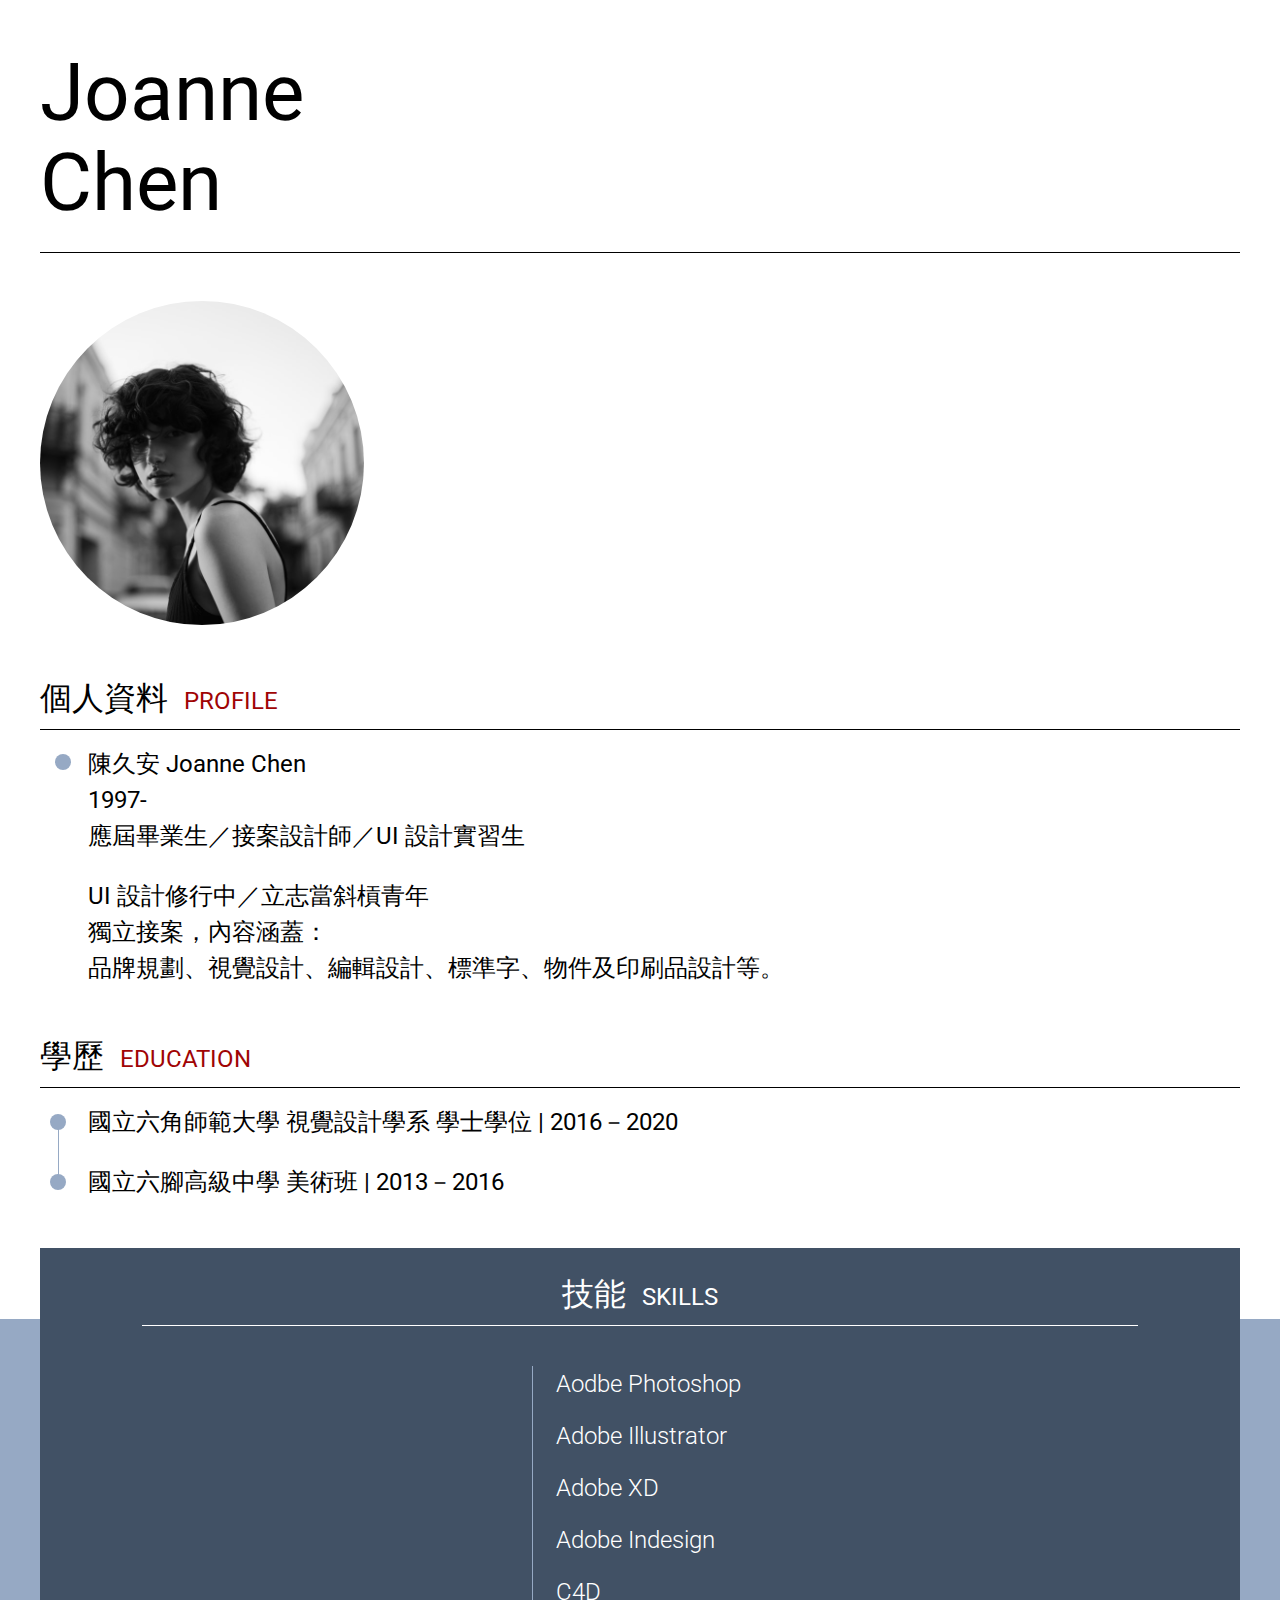
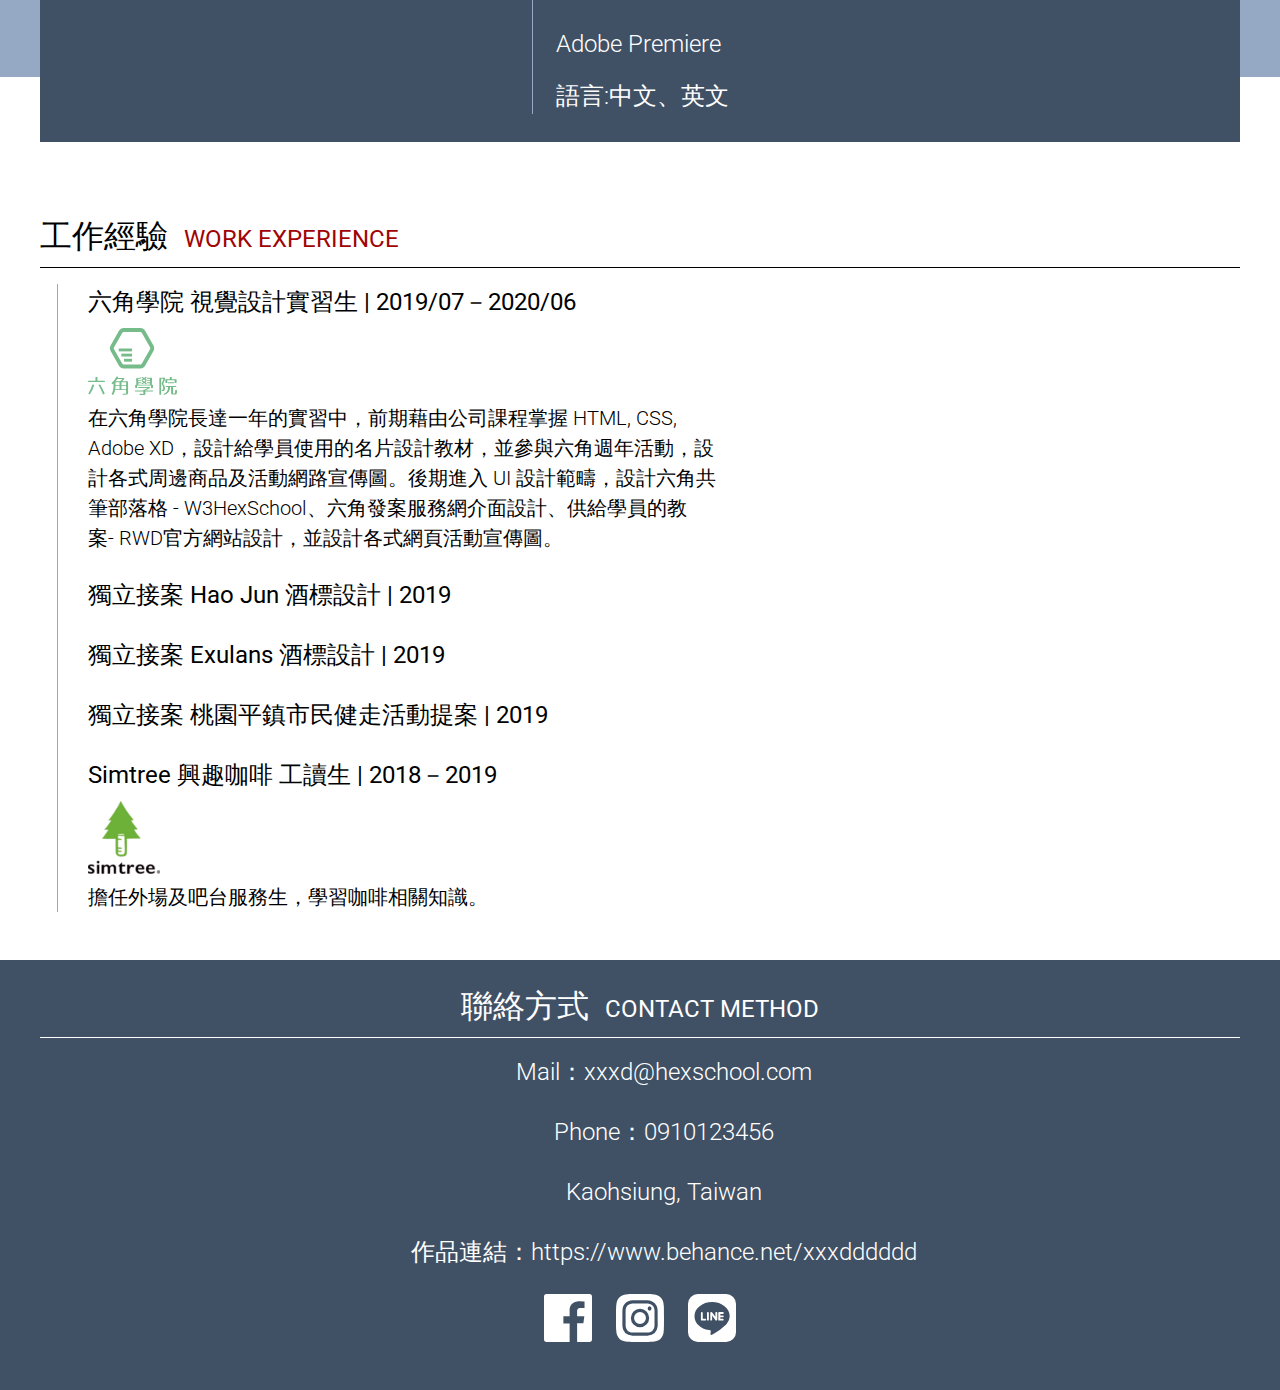
<file: week1_homeWork/index.html>
<!DOCTYPE html>
<html lang="en">
<head>
    <meta charset="UTF-8">
    <meta name="viewport" content="width=device-width, initial-scale=1.0">
    <title>第一週作業</title>
    <link rel="stylesheet" href="css/reset.css">
    <link rel="stylesheet" href="css/style.css">
</head>
<body>
  <h1 class="container" id="name">
    Joanne<br>Chen
  </h1>
  <div class="container avator">
    <img src="images/avator.png" />
  </div>
  <div class="container profileCard">
    <h2 class="cardTitle">個人資料<span class="cardTitleEng">PROFILE</span></h2>
    <h4 class="cardContent fullName">陳久安 Joanne Chen<br>1997-<br>應屆畢業生／接案設計師／UI 設計實習生</h4>
    <h4 class="cardContent">UI 設計修行中／立志當斜槓青年<br>獨立接案，內容涵蓋：<br>品牌規劃、視覺設計、編輯設計、標準字、物件及印刷品設計等。</h4>
    </div>
  <div class="container educationCard">
    <h3 class="cardTitle">學歷<span class="cardTitleEng">EDUCATION</span></h3>
    <h4 class="cardContent">國立六角師範大學 視覺設計學系 學士學位 | 2016－2020</h4>
    <h4 class="cardContent">國立六腳高級中學 美術班 | 2013－2016</h4>
  </div>
  <div class="afterWrap">
    <div class="container skill">
      <h3 class="cardTitle">技能<span class="cardTitleEng">SKILLS</span></h3>
      <ul class="skillList">
        <li class="skillListItem">Aodbe Photoshop</li>
        <li class="skillListItem">Adobe Illustrator</li>
        <li class="skillListItem">Adobe XD</li>
        <li class="skillListItem">Adobe Indesign</li>
        <li class="skillListItem">C4D</li>
        <li class="skillListItem">Adobe Premiere</li>
        <li class="skillListItem">語言:中文、英文</li>
      </ul>
    </div>
  </div>
  <div class="container workCard">
    <h3 class="cardTitle">工作經驗<span class="cardTitleEng">WORK EXPERIENCE</span></h3>
    <ul class="workList">
      <li class="cardContent">六角學院 視覺設計實習生 | 2019/07－2020/06</li>
      <img class="cardContent hexImg" src="images/hexschool.svg">
      <p class="cardContent">在六角學院長達一年的實習中，前期藉由公司課程掌握 HTML, CSS,<br> Adobe XD，設計給學員使用的名片設計教材，並參與六角週年活動，設<br>計各式周邊商品及活動網路宣傳圖。後期進入 UI 設計範疇，設計六角共<br>筆部落格 - W3HexSchool、六角發案服務網介面設計、供給學員的教<br> 案- RWD官方網站設計，並設計各式網頁活動宣傳圖。</p>
      <li class="cardContent">獨立接案 Hao Jun 酒標設計 | 2019</li>
      <li class="cardContent">獨立接案 Exulans 酒標設計 | 2019</li>
      <li class="cardContent">獨立接案 桃園平鎮市民健走活動提案 | 2019</li>
      <li class="cardContent">Simtree 興趣咖啡 工讀生 | 2018－2019</li>
      <img class="cardContent simtreeImg" src="images/simtree.png">
      <p class="cardContent">擔任外場及吧台服務生，學習咖啡相關知識。</p>
    </ul>
  </div>
  <footer class="contact">
    <div class="contactCard">
      <ul class="contactList">
        <h3 class="cardTitle contactTitle">聯絡方式<span class="cardTitleEng">CONTACT METHOD</span></h3>
        <li class="cardContent">Mail：xxxd@hexschool.com</li> 
        <li class="cardContent">Phone：0910123456</li>
        <li class="cardContent">Kaohsiung, Taiwan</li>
        <li class="cardContent">作品連結：https://www.behance.net/xxxdddddd</li>
      </ul>
      <div class="social">
        <ul class="socialList">
          <li><img src="images/facebook.svg" alt="facebook"></li>
          <li><img src="images/instagram-alt.svg" alt="instagram"></li>
          <li><img src="images/line.svg" alt="line"></li>
        </ul>
      </div>
    </div>
  </footer>
</body>
</html>
</file>
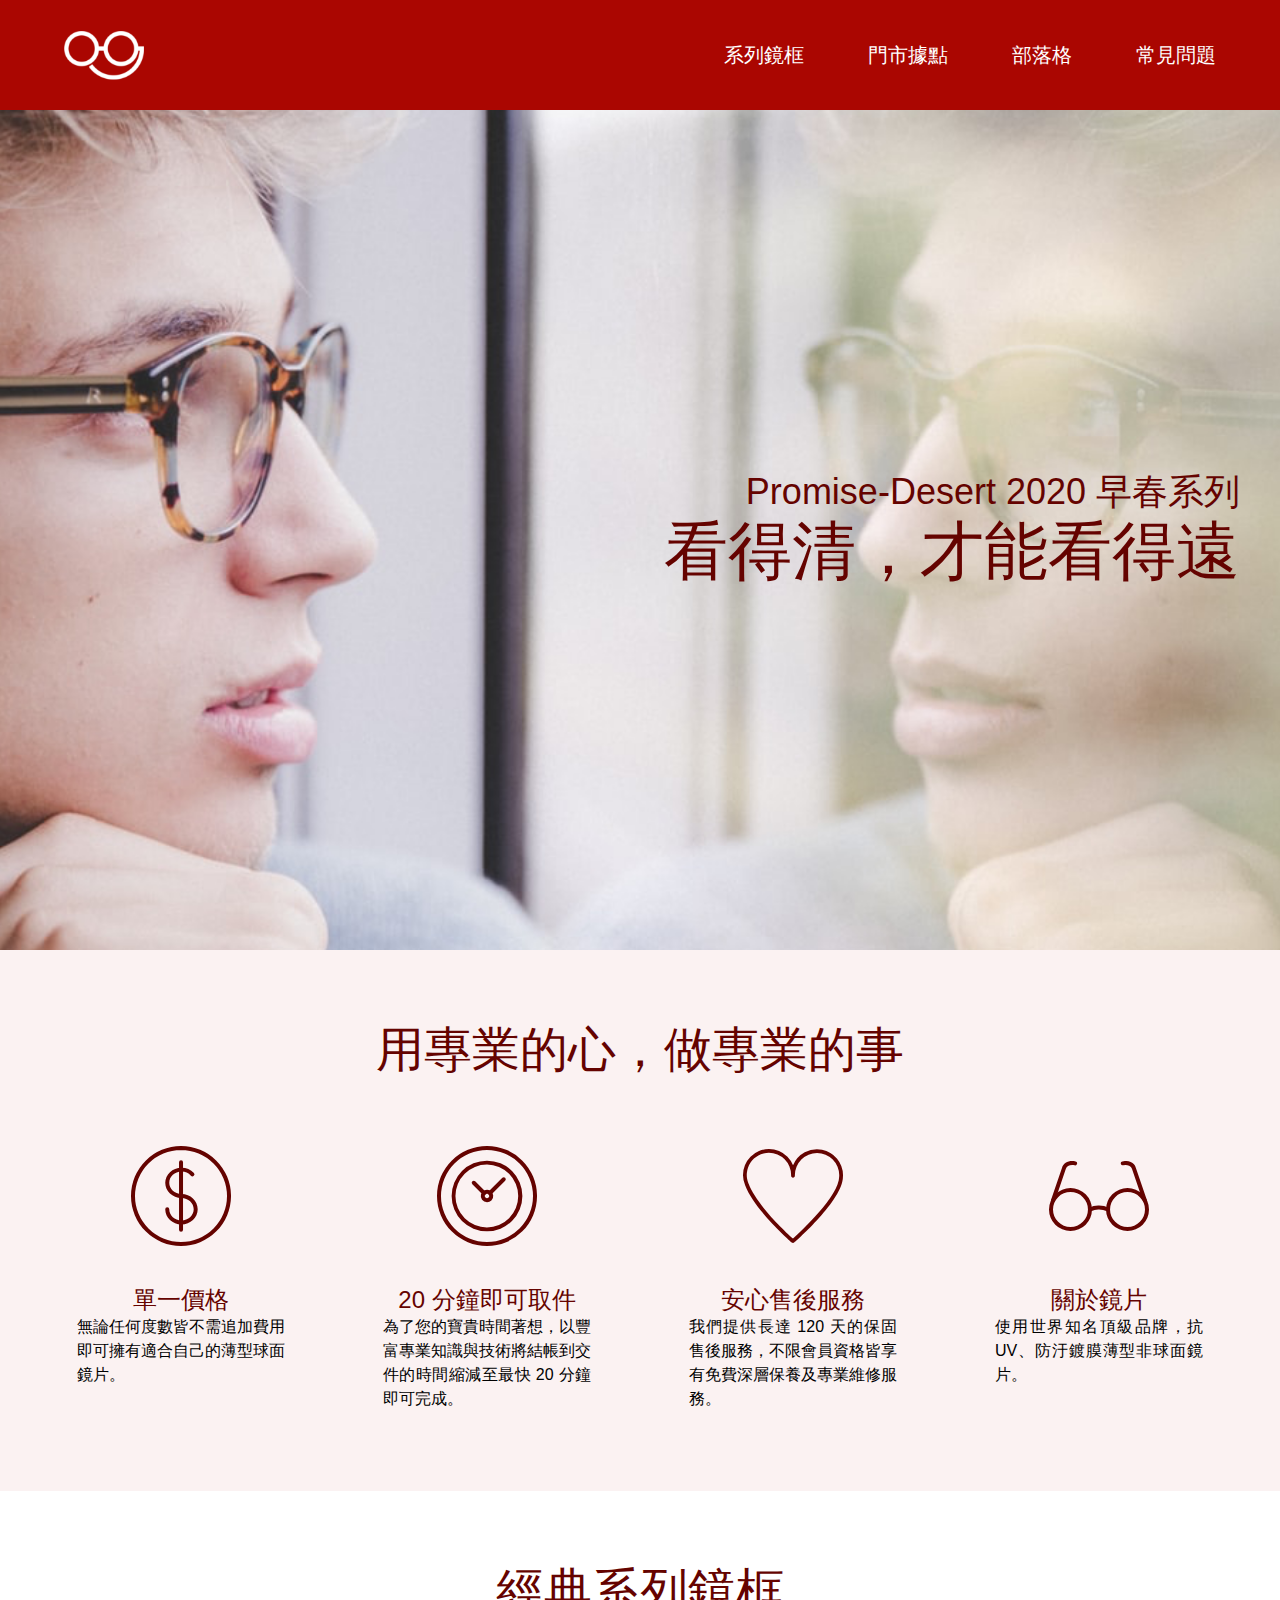
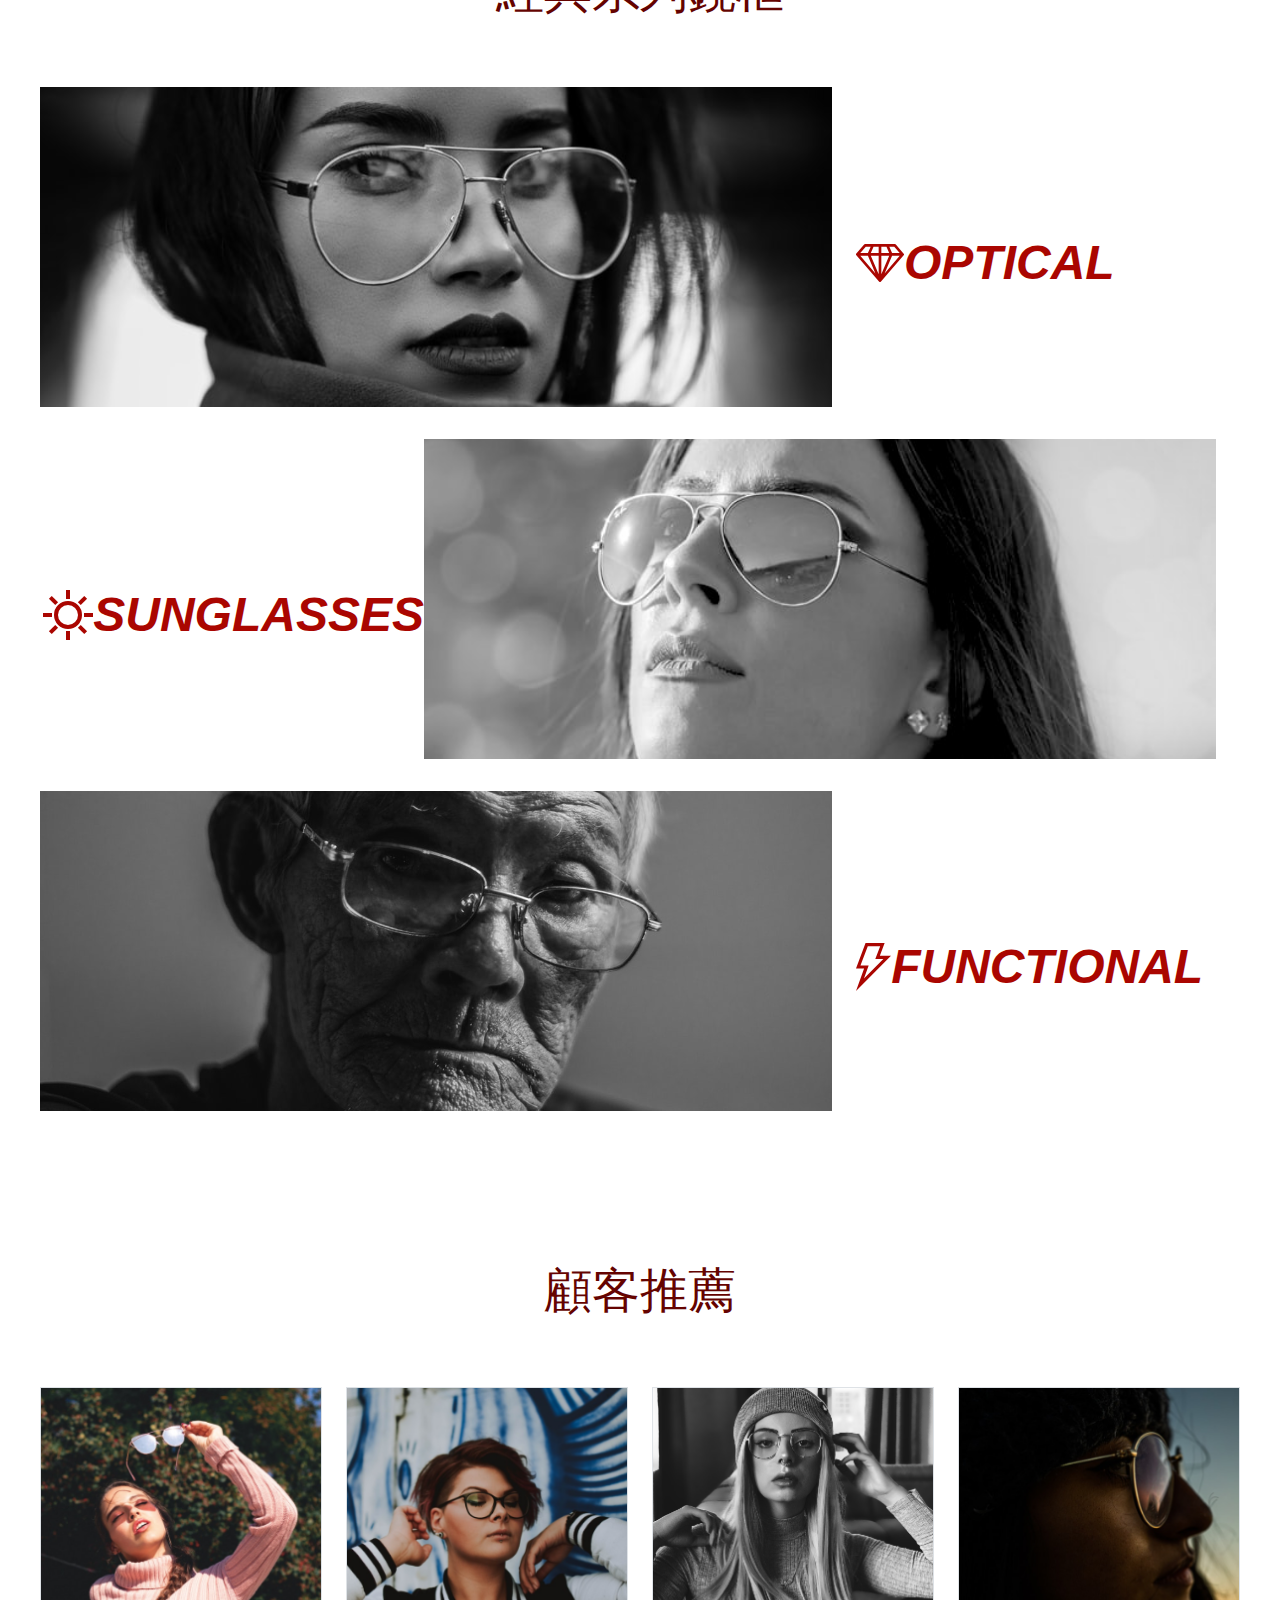
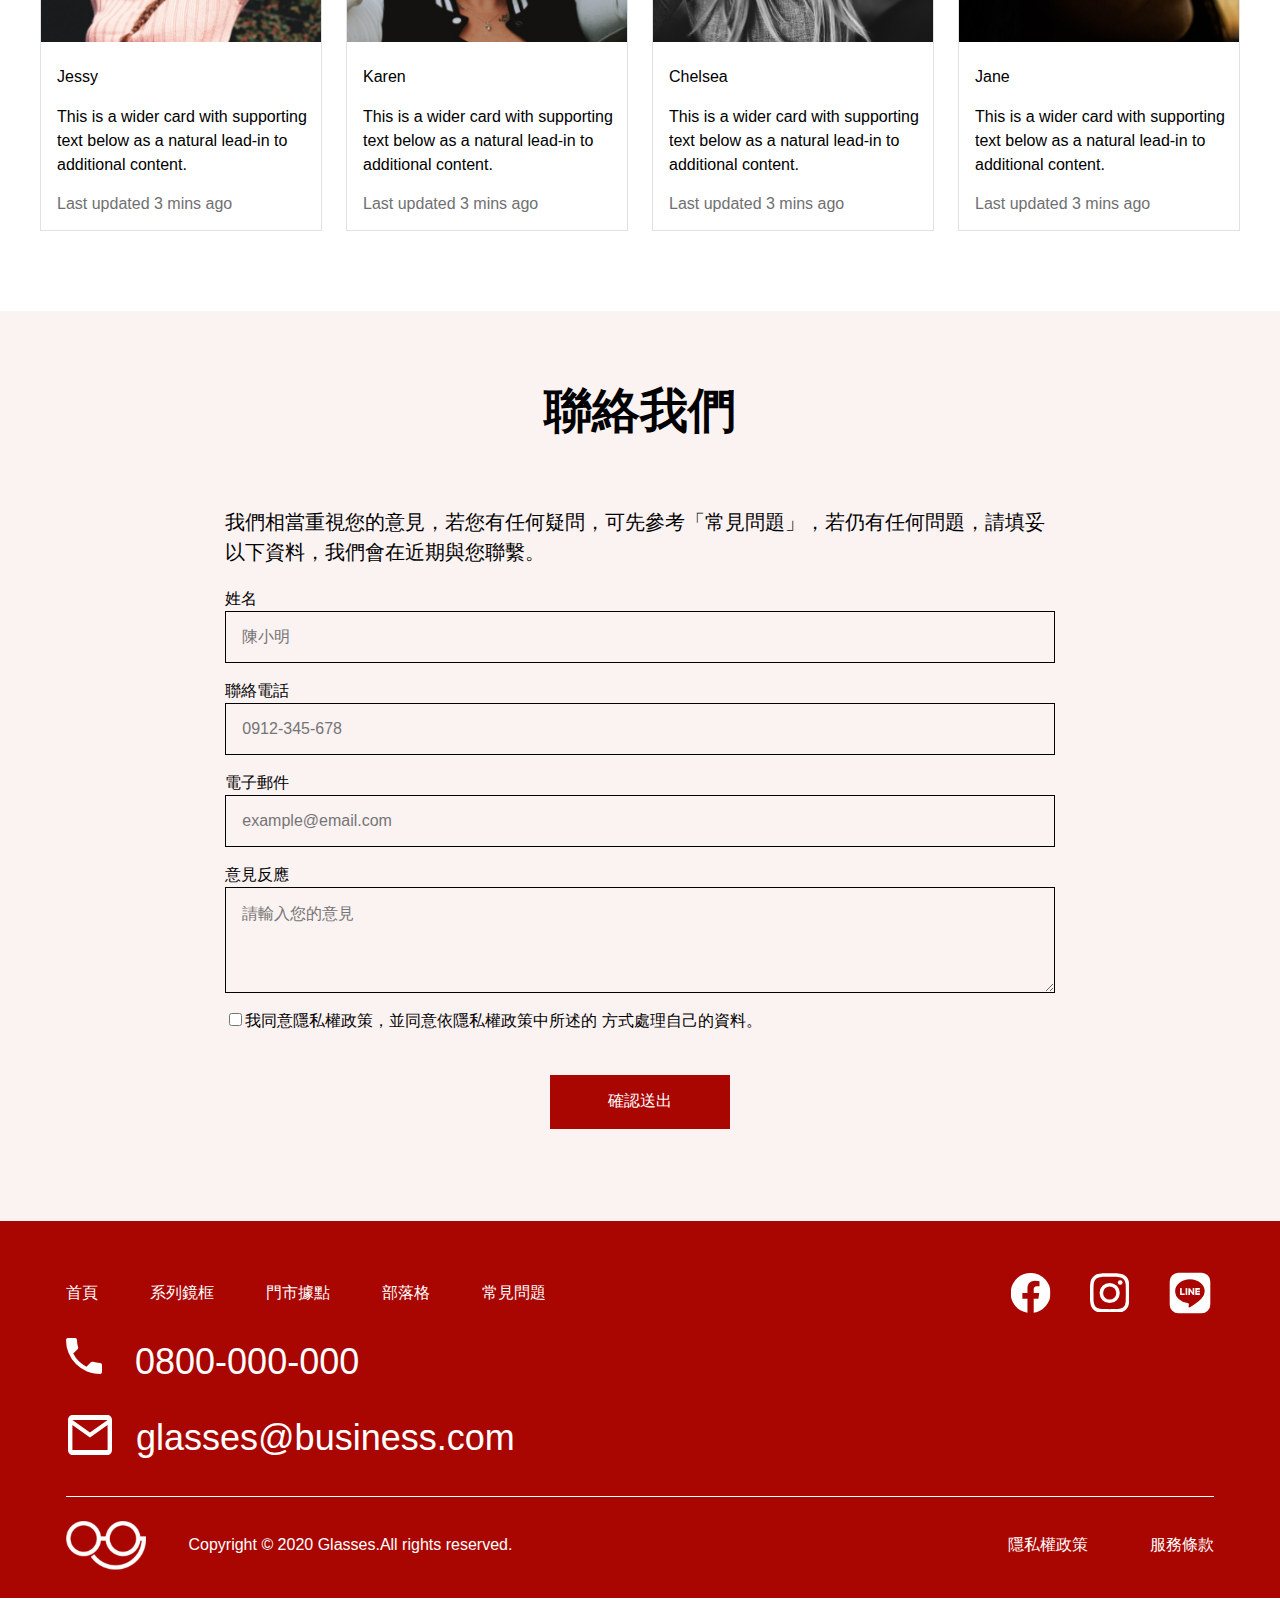
<file: week3_homeWork/index.html>
<!DOCTYPE html>
<html lang="en">
<head>
  <meta charset="UTF-8">
  <meta name="viewport" content="width=device-width, initial-scale=1.0">
  <title>首頁</title>
  <link rel="stylesheet" href="css/style.min.css">
</head>
<body>
  <nav class="navBar">
    <div class="navWrap">
      <a href="#">
        <h1 class="nav-logo">六角眼鏡舖</h1>
      </a>
      <ul class="nav-list">
        <li class="nav-list-item"><a href="#">系列鏡框</a></li>
        <li class="nav-list-item"><a href="#">門市據點</a></li>
        <li class="nav-list-item"><a href="#">部落格</a></li>
        <li class="nav-list-item"><a href="#">常見問題</a></li>
      </ul>
    </div>
  </nav>
  <header class="banner">
    <div class="container h-100">
      <div class="banner-block h-100">
        <div class="banner-title">
          <h3>Promise-Desert 2020 早春系列</h3>
          <h2>看得清，才能看得遠</h2>
        </div>
      </div>
    </div>
  </header>
  <main>
    <section class="pro-section">
      <div class="container">
        <p class="section-title">用專業的心，做專業的事</p>
        <ul class="pro-list">
          <li class="pro-list-item">
            <div class="item-icon-dollar"></div>
            <h3>單一價格</h3>
            <p>無論任何度數皆不需追加費用即可擁有適合自己的薄型球面鏡片。</p>
          </li>
          <li class="pro-list-item">
            <div class="item-icon-clock"></div>
            <h3>20 分鐘即可取件</h3>
            <p>為了您的寶貴時間著想，以豐富專業知識與技術將結帳到交件的時間縮減至最快 20 分鐘即可完成。</p>
          </li>
          <li class="pro-list-item">
            <div class="item-icon-heart"></div>
            <h3>安心售後服務</h3>
            <p>我們提供長達 120 天的保固售後服務，不限會員資格皆享有免費深層保養及專業維修服務。</p>
          </li>
          <li class="pro-list-item">
            <div class="item-icon-glasses"></div>
            <h3>關於鏡片</h3>
            <p>使用世界知名頂級品牌，抗UV、防汙鍍膜薄型非球面鏡片。</p>
          </li>
        </ul>
      </div>
    </section>
    <section class="classic-section">
      <div class="container">
        <p class="section-title">經典系列鏡框</p>
        <ul class="classic-list">
          <li class="classic-list-item w-100">
            <img src="images/8.png" alt="" class="item-img">
            <h3><img src="images/iconfinder_44_2529968.svg" alt="">OPTICAL</h3>
          </li>
          <li class="classic-list-item w-100">
            <img src="images/pic.png" alt="" class="item-img">
            <h3><img src="images/Layer_1.svg" alt="">SUNGLASSES</h3>
          </li>
          <li class="classic-list-item w-100">
            <img src="images/28.png" alt="" class="item-img">
            <h3><img src="images/Page-1.svg" alt="">FUNCTIONAL</h3>
          </li>
        </ul>
      </div>
    </section>
    <section class="joint-section">
    </section>
    <section class="recommend-section">
      <div class="container">
        <p class="section-title">顧客推薦</p>
        <ul class="recommend-list">
          <li class="recommend-list-item">
            <img src="images/18.png" alt="">
            <p class="name">Jessy</p>
            <p class="content">This is a wider card with supporting text below as a natural lead-in to additional content.</p>
            <p class="update-time">Last updated 3 mins ago</p>
          </li>
          <li class="recommend-list-item">
            <img src="images/25.png" alt="">
            <p class="name">Karen</p>
            <p class="content">This is a wider card with supporting text below as a natural lead-in to additional content.</p>
            <p class="update-time">Last updated 3 mins ago</p>
          </li>
          <li class="recommend-list-item">
            <img src="images/36.png" alt="">
            <p class="name">Chelsea</p>
            <p class="content">This is a wider card with supporting text below as a natural lead-in to additional content.</p>
            <p class="update-time">Last updated 3 mins ago</p>
          </li>
          <li class="recommend-list-item">
            <img src="images/45.png" alt="">
            <p class="name">Jane</p>
            <p class="content">This is a wider card with supporting text below as a natural lead-in to additional content.</p>
            <p class="update-time">Last updated 3 mins ago</p>
          </li>
        </ul>
    </section>
    <section class="contact-section">
      <div class="contact-container">
        <p class="section-title">聯絡我們</p>
        <p class="contact">我們相當重視您的意見，若您有任何疑問，可先參考「常見問題」，若仍有任何問題，請填妥以下資料，我們會在近期與您聯繫。</p>
        <form>
          <div class="form-item">
            <label for="contact-name">姓名</label>
            <input type="text" id="contact-name" placeholder="陳小明">
          </div>
          <div class="form-item">
            <label for="contact-tel">聯絡電話</label>
            <input type="tel" id="contact-tel" placeholder="0912-345-678">
          </div>
          <div class="form-item">
            <label for="contact-email">電子郵件</label>
            <input type="email" id="contact-email" placeholder="example@email.com">
          </div>
          <div class="form-item">
            <label for="contact-suggestion">意見反應</label>
            <textarea id="contact-suggestion" cols="19" rows="4" placeholder="請輸入您的意見"></textarea>
          </div>
          <label class="form-agree">
            <input type="checkbox">我同意隱私權政策，並同意依隱私權政策中所述的 方式處理自己的資料。
            <span class="contact-agree-box"></span>
          </label>
          <input class="text-regular" type="submit" value="確認送出">
        </form>
      </div>
    </section>
  </main>
  <footer class="footer text-white">
    <div class="container">
      <div class="footer-div">
        <ul class="footer-nav">
          <li class="footer-nav-item">
            <a href="#" class="text-white">首頁</a>
          </li>
          <li class="footer-nav-item">
            <a href="#" class="text-white">系列鏡框</a>
          </li>
          <li class="footer-nav-item">
            <a href="#" class="text-white">門市據點</a>
          </li>
          <li class="footer-nav-item">
            <a href="#" class="text-white">部落格</a>
          </li>
          <li class="footer-nav-item">
            <a href="#" class="text-white">常見問題</a>
          </li>
        </ul>
        <ul class="footer-icon">
          <li class="footer-icon-item">
            <a href="#" class="text-white">
              <img src="images/ic_social_fb.svg" alt="">
            </a>
          </li>
          <li class="footer-icon-item">
            <a href="#" class="text-white">
              <img src="images/ic_social_ig.svg" alt="">
            </a>
          </li>
          <li class="footer-icon-item">
            <a href="#" class="text-white">
              <img src="images/ic_social_line.svg" alt="">
            </a>
          </li>
        </ul>
      </div>
      <div class="footer-info">
        <div class="footer-info-wrap">
          <p>
            <img src="images/ic_phone_48px.svg" alt="">
            <span>0800-000-000</span>
          </p>
          <p>
            <img src="images/ic_mail_outline_24px.svg" alt="">
            <span>glasses@business.com</span>
          </p>
        </div>
      </div>
      <div class="footer-bottom">
        <ul class="footer-bottom-ul">
          <li>
            <img src="images/logo-new_工作區域 1.png" alt="">
            <span>Copyright © 2020 Glasses.All rights reserved.</span>
          </li>
        </ul>
        <ul class="footer-last-ul">
          <li>隱私權政策</li>
          <li>服務條款</li>
        </ul>
      </div>
    </div>
  </footer>
</body>
</html>
</file>
<file: week1_homeWork/css/style.css>
@import url('https://fonts.googleapis.com/css2?family=Roboto:wght@100;300;400;500;700;900&display=swap');

* {
  box-sizing: border-box;
}

body {
	font-family: PingFang TC, 'Roboto', sans-serif;
}

.container {
  max-width: 1200px;
  margin-left: auto;
  margin-right: auto;
}

#name {
  font-family: 'Roboto', sans-serif;
  font-weight: 400;
  font-size: 80px;
  line-height: 90px;
  margin-top: 48px;
  padding-bottom: 24px;
  margin-bottom: 48px;
  border-bottom: 1px solid #000;
}

.avator {
  margin-bottom: 48px;
}

.profileCard,
.educationCard,
.workCard {
  margin-bottom: 48px;
}

.cardTitle {
  font-size: 32px;
  line-height: 45px;
  border-bottom: 1px solid #000;
  padding-bottom: 8px;
  margin-bottom: 16px;
}

.cardTitleEng {
  color: #A00404;
  font-size: 24px;
  line-height: 32px;
  padding-left: 16px;
  margin-bottom: 24px;
}

.cardContent {
  padding-left: 48px;
  font-size: 24px;
  line-height: 36px;
  margin-bottom: 24px;
}

.fullName {
  position: relative;
}

.fullName::before {
  content: "";
  position: absolute;
  width: 16px;
  height: 16px;
  border-radius: 50%;
  background-color: #96A9C4;
  top:8px;
  left:15px;
}

.educationCard>.cardContent {
  position: relative;
}

.educationCard>.cardContent::before {
  content: "";
  position: absolute;
  background-color: #96A9C4;
  height: 16px;
  width: 16px;
  border-radius: 50%;
  left: 10px;
  top: 10px;
}

.educationCard>.cardContent:last-child::after {
  content: "";
  position: absolute;
  background-color: #96A9C4;
  height: 49px;
  width: 1px;
  left: 17.5px;
  top: -36px;
}

.afterWrap {
  position: relative;
}

.afterWrap::after {
	content: "";
  position: absolute;
	background-color: #96A9C4;
  z-index: -1;
  display: block;
	right: 0;
  left: 0;
  top: 71px;
  bottom: 65px;
}

.skill {
  height: 494px;
	background-color: #415165;
	padding: 24px 0 0 0;
  color: white;
  margin-bottom: 72px;
}

.skill>.cardTitle {
	width: 996px;
	font-size: 32px;
	border-bottom: 1px solid white;
	text-align: center;
	line-height: 45px;
	padding-bottom: 8px;
	margin: 0 auto 40px auto;
}
.skill .cardTitleEng,
.contact .cardTitleEng {
  color:white;
}
.skillList {
	width: 216px;
	padding-left: 23px;
	border-left: 1px solid #96A9C4;
	margin: 0 auto; 
}

.skillListItem {
	font-size: 24px;
	font-weight: 300;
	line-height: 36px;
	margin-bottom: 16px;
}

.workList {
  position: relative;
}

.workList::before {
  content: "";
  position: absolute;
  background-color: #96A9C4;
  width:1px;
  top:0;
  bottom:0;
  left:17px;
}

.workCard p {
  font-weight: 300;
  font-size: 20px;
  line-height: 30px;
}

.hexImg {
  display: block;
  margin: -16px 0 8.15px 0;
}

.simtreeImg {
  display: block;
  margin: -16px 0 8px 0;
}

.contact {
  text-align: center;
  color: white;
  background-color: #415165;
  width: 100%;
}

.contactList>.contactTitle {
  margin-left: auto;
  margin-right: auto;
  max-width: 1200px;
  padding-top: 24px;
  border-bottom: 1px solid #fff;
}

.contactList>li {
  font-weight: 300;
}

.social {
  padding-bottom: 48px;
}

.social .socialList {
	display: flex;
	justify-content: center;
}

.social img {
	width: 48px;
	height: 48px;
	display: block;
	margin: 0px 12px;
}
</file>
<file: week3_homeWork/css/style.min.css>
html,body,div,span,applet,object,iframe,h1,h2,h3,h4,h5,h6,p,blockquote,pre,a,abbr,acronym,address,big,cite,code,del,dfn,em,img,ins,kbd,q,s,samp,small,strike,strong,sub,sup,tt,var,b,u,i,center,dl,dt,dd,ol,ul,li,fieldset,form,label,legend,table,caption,tbody,tfoot,thead,tr,th,td,article,aside,canvas,details,embed,figure,figcaption,footer,header,hgroup,menu,nav,output,ruby,section,summary,time,mark,audio,video{margin:0;padding:0;border:0;font-size:100%;font:inherit;vertical-align:baseline}article,aside,details,figcaption,figure,footer,header,hgroup,menu,nav,section{display:block}body{line-height:1}ol,ul{list-style:none}blockquote,q{quotes:none}blockquote:before,blockquote:after,q:before,q:after{content:'';content:none}table{border-collapse:collapse;border-spacing:0}.h-100{height:100%}.w-100{width:100%}.text-white{color:white !important;text-decoration:none !important}.text-medium{font-weight:500}.text-regular{font-weight:400}*{-webkit-box-sizing:border-box;box-sizing:border-box}body{font-family:-apple-system, BlinkMacSystemFont, "Segoe UI", "Microsoft JhengHei", Roboto, "Helvetica Neue", Arial, sans-serif;line-height:1.5}h1,h2,h3,h4,h5,h6{line-height:1.2}.container{max-width:1224px;margin:0 auto;padding-left:12px;padding-right:12px}.contact-container{max-width:66.67%;margin:0 auto;padding-left:12px;padding-right:12px}.navBar{background-color:#aa0601;font-size:20px}.navBar .navWrap{display:-webkit-box;display:-ms-flexbox;display:flex;-webkit-box-pack:justify;-ms-flex-pack:justify;justify-content:space-between}.navBar .navWrap .nav-logo{background-image:url("../images/logo-new_工作區域 1.png");background-position:center center;background-repeat:no-repeat;width:80px;height:100%;text-indent:-999em;margin-left:64px}.navBar .navWrap .nav-list{display:-webkit-box;display:-ms-flexbox;display:flex;-webkit-box-pack:end;-ms-flex-pack:end;justify-content:flex-end}.navBar .navWrap .nav-list .nav-list-item{margin-top:40px;margin-right:64px;margin-bottom:40px}.navBar .navWrap .nav-list .nav-list-item a{text-decoration:none;color:white}.banner{height:840px;color:#650300;font-weight:500;background-image:url("../images/68.png");background-position:center center;background-size:cover}.banner .banner-block{display:-webkit-box;display:-ms-flexbox;display:flex;-webkit-box-pack:end;-ms-flex-pack:end;justify-content:flex-end;-webkit-box-align:center;-ms-flex-align:center;align-items:center}.banner .banner-block .banner-title{text-align:right}.banner .banner-block .banner-title h3{font-size:36px}.banner .banner-block .banner-title h2{font-size:64px}.section-title{padding-top:4rem;padding-bottom:60px;font-size:3rem;text-align:center}.pro-section{background-color:rgba(170,6,1,0.05)}.pro-section .section-title{color:#650300}.pro-list{display:-webkit-box;display:-ms-flexbox;display:flex;-webkit-box-pack:justify;-ms-flex-pack:justify;justify-content:space-between;-webkit-box-align:start;-ms-flex-align:start;align-items:flex-start;-ms-flex-wrap:wrap;flex-wrap:wrap}.pro-list .pro-list-item{display:-webkit-box;display:-ms-flexbox;display:flex;-ms-flex-wrap:wrap;flex-wrap:wrap;-webkit-box-pack:center;-ms-flex-pack:center;justify-content:center;-ms-flex-line-pack:center;align-content:center;margin-bottom:5rem;width:23.5%}.pro-list .pro-list-item .item-icon-dollar,.pro-list .pro-list-item .item-icon-clock,.pro-list .pro-list-item .item-icon-heart,.pro-list .pro-list-item .item-icon-glasses{width:100%;height:100px;background-position:center center;background-repeat:no-repeat}.pro-list .pro-list-item h3{color:#650300;font-size:24px;padding-top:40px}.pro-list .pro-list-item p{text-align:justify;padding:0 37px}.item-icon-dollar{background-image:url("../images/iconfinder_circle-dollar_430089.svg")}.item-icon-clock{background-image:url("../images/iconfinder_clock-1_430090.svg")}.item-icon-heart{background-image:url("../images/iconfinder_heart_430099.svg")}.item-icon-glasses{background-image:url("../images/iconfinder_glasses_430098 (1).svg")}.classic-section .section-title{color:#650300}.classic-list{display:-webkit-box;display:-ms-flexbox;display:flex;-ms-flex-wrap:wrap;flex-wrap:wrap}.classic-list .classic-list-item{display:-webkit-box;display:-ms-flexbox;display:flex;-ms-flex-wrap:nowrap;flex-wrap:nowrap}.classic-list .classic-list-item .item-img{width:66%;margin-right:2%;margin-bottom:2rem}.classic-list .classic-list-item h3{display:-webkit-box;display:-ms-flexbox;display:flex;-webkit-box-pack:center;-ms-flex-pack:center;justify-content:center;-webkit-box-align:center;-ms-flex-align:center;align-items:center;color:#aa0601;font-size:48px;font-weight:bold;font-style:italic}.classic-list .classic-list-item:nth-child(odd){-webkit-box-orient:horizontal;-webkit-box-direction:normal;-ms-flex-direction:row;flex-direction:row}.classic-list .classic-list-item:nth-child(even){-webkit-box-orient:horizontal;-webkit-box-direction:reverse;-ms-flex-direction:row-reverse;flex-direction:row-reverse}.classic-list .classic-list-item:last-child{margin-bottom:3rem}.recommend-section .section-title{color:#650300}.recommend-section .recommend-list{display:-webkit-box;display:-ms-flexbox;display:flex;-webkit-box-pack:justify;-ms-flex-pack:justify;justify-content:space-between;-ms-flex-wrap:nowrap;flex-wrap:nowrap}.recommend-section .recommend-list .recommend-list-item{border:1px solid #dee2e6;width:23.5%;margin-bottom:5rem}.recommend-section .recommend-list .recommend-list-item img{width:100%}.recommend-section .recommend-list .recommend-list-item .name{font-weight:500}.recommend-section .recommend-list .recommend-list-item .name,.recommend-section .recommend-list .recommend-list-item .content,.recommend-section .recommend-list .recommend-list-item .upsate-time{padding:1rem 0 0 1rem}.recommend-section .recommend-list .recommend-list-item .update-time{color:#707070;line-height:21px;padding:1rem 0 1rem 1rem}.contact-section{padding-bottom:92px;background-color:rgba(170,6,1,0.05)}.contact-section .section-title{color:#000;font-weight:600}.contact-section .contact{font-size:20px;padding-bottom:1.25rem}.contact-section input[type="submit"]{display:block;margin:2.625rem auto 0 auto;font-size:1rem;width:180px;height:54px;border:none;background-color:#aa0601;color:#fff;cursor:pointer}.contact-section .form-item{margin-bottom:1rem}.contact-section .form-item input,.contact-section .form-item textarea{font-size:16px;display:block;padding:1rem;width:100%;border:1px solid black;background-color:transparent}.footer{background-color:#aa0601;padding:3rem 0 28px 0}.footer-div{display:-webkit-box;display:-ms-flexbox;display:flex;-webkit-box-pack:justify;-ms-flex-pack:justify;justify-content:space-between}.footer-div .footer-nav{display:-webkit-box;display:-ms-flexbox;display:flex;-webkit-box-pack:start;-ms-flex-pack:start;justify-content:flex-start;-webkit-box-align:center;-ms-flex-align:center;align-items:center}.footer-div .footer-nav .footer-nav-item{padding-right:1.625rem;padding-left:1.625rem}.footer-div .footer-icon{display:-webkit-box;display:-ms-flexbox;display:flex;-webkit-box-pack:start;-ms-flex-pack:start;justify-content:flex-start;-webkit-box-align:center;-ms-flex-align:center;align-items:center}.footer-div .footer-icon .footer-icon-item{width:3rem;height:3rem;margin-left:1rem;margin-right:1rem}.footer-div .footer-icon .footer-icon-item img{width:100%}.footer-div .footer-icon .footer-icon-item:last-child{margin-right:1.625rem}.footer-info{font-size:36px;margin:18px 1.625rem 0 1.625rem;line-height:54px;border-bottom:#fff 1px solid}.footer-info p{margin-bottom:22px}.footer-info p span{margin-left:23px;vertical-align:top}.footer-info p:last-child span{margin-left:12px}.footer-bottom{margin:1.5rem 1.625rem 0 1.625rem;display:-webkit-box;display:-ms-flexbox;display:flex;-webkit-box-pack:justify;-ms-flex-pack:justify;justify-content:space-between;-webkit-box-align:center;-ms-flex-align:center;align-items:center}.footer-bottom .footer-bottom-ul{display:-webkit-box;display:-ms-flexbox;display:flex;-webkit-box-pack:start;-ms-flex-pack:start;justify-content:flex-start;-webkit-box-align:center;-ms-flex-align:center;align-items:center}.footer-bottom .footer-bottom-ul li>img,.footer-bottom .footer-bottom-ul li>span{vertical-align:middle}.footer-bottom .footer-bottom-ul span{margin-left:2.375rem}.footer-bottom .footer-last-ul{display:-webkit-box;display:-ms-flexbox;display:flex;-webkit-box-pack:justify;-ms-flex-pack:justify;justify-content:space-between}.footer-bottom .footer-last-ul li{margin-left:3.875rem}@media (max-width: 1200px){.classic-list .classic-list-item h3{font-size:28px;margin:0 auto}.classic-list .classic-list-item:nth-child(even){-webkit-box-orient:horizontal;-webkit-box-direction:normal;-ms-flex-direction:row;flex-direction:row}}@media (max-width: 806px){.pro-list{-webkit-box-pack:space-evenly;-ms-flex-pack:space-evenly;justify-content:space-evenly}.pro-list .pro-list-item{width:41%}.classic-list .classic-list-item h3{font-size:28px;margin:0 auto}.recommend-section .recommend-list{-webkit-box-pack:space-evenly;-ms-flex-pack:space-evenly;justify-content:space-evenly;-ms-flex-wrap:wrap;flex-wrap:wrap}.recommend-section .recommend-list .recommend-list-item{width:43%}.footer-div .footer-nav{display:-webkit-box;display:-ms-flexbox;display:flex;-webkit-box-pack:start;-ms-flex-pack:start;justify-content:flex-start;-webkit-box-align:center;-ms-flex-align:center;align-items:center}.footer-div .footer-nav .footer-nav-item{padding-right:1.625rem;padding-left:1.625rem}.footer-div .footer-icon{display:-webkit-box;display:-ms-flexbox;display:flex;-webkit-box-pack:start;-ms-flex-pack:start;justify-content:flex-start;-webkit-box-align:center;-ms-flex-align:center;align-items:center}.footer-div .footer-icon .footer-icon-item{width:1.5rem;height:1.5rem;margin-left:0.75rem;margin-right:0.75rem}.footer-info .footer-info-wrap p{margin-bottom:11px}.footer-info .footer-info-wrap img{width:23px}.footer-info .footer-info-wrap span{margin-left:12px;font-size:20px}.footer-bottom .footer-bottom-ul img{display:none}.footer-bottom .footer-bottom-ul span{margin-left:0}}
/*# sourceMappingURL=style.min.css.map */
</file>
